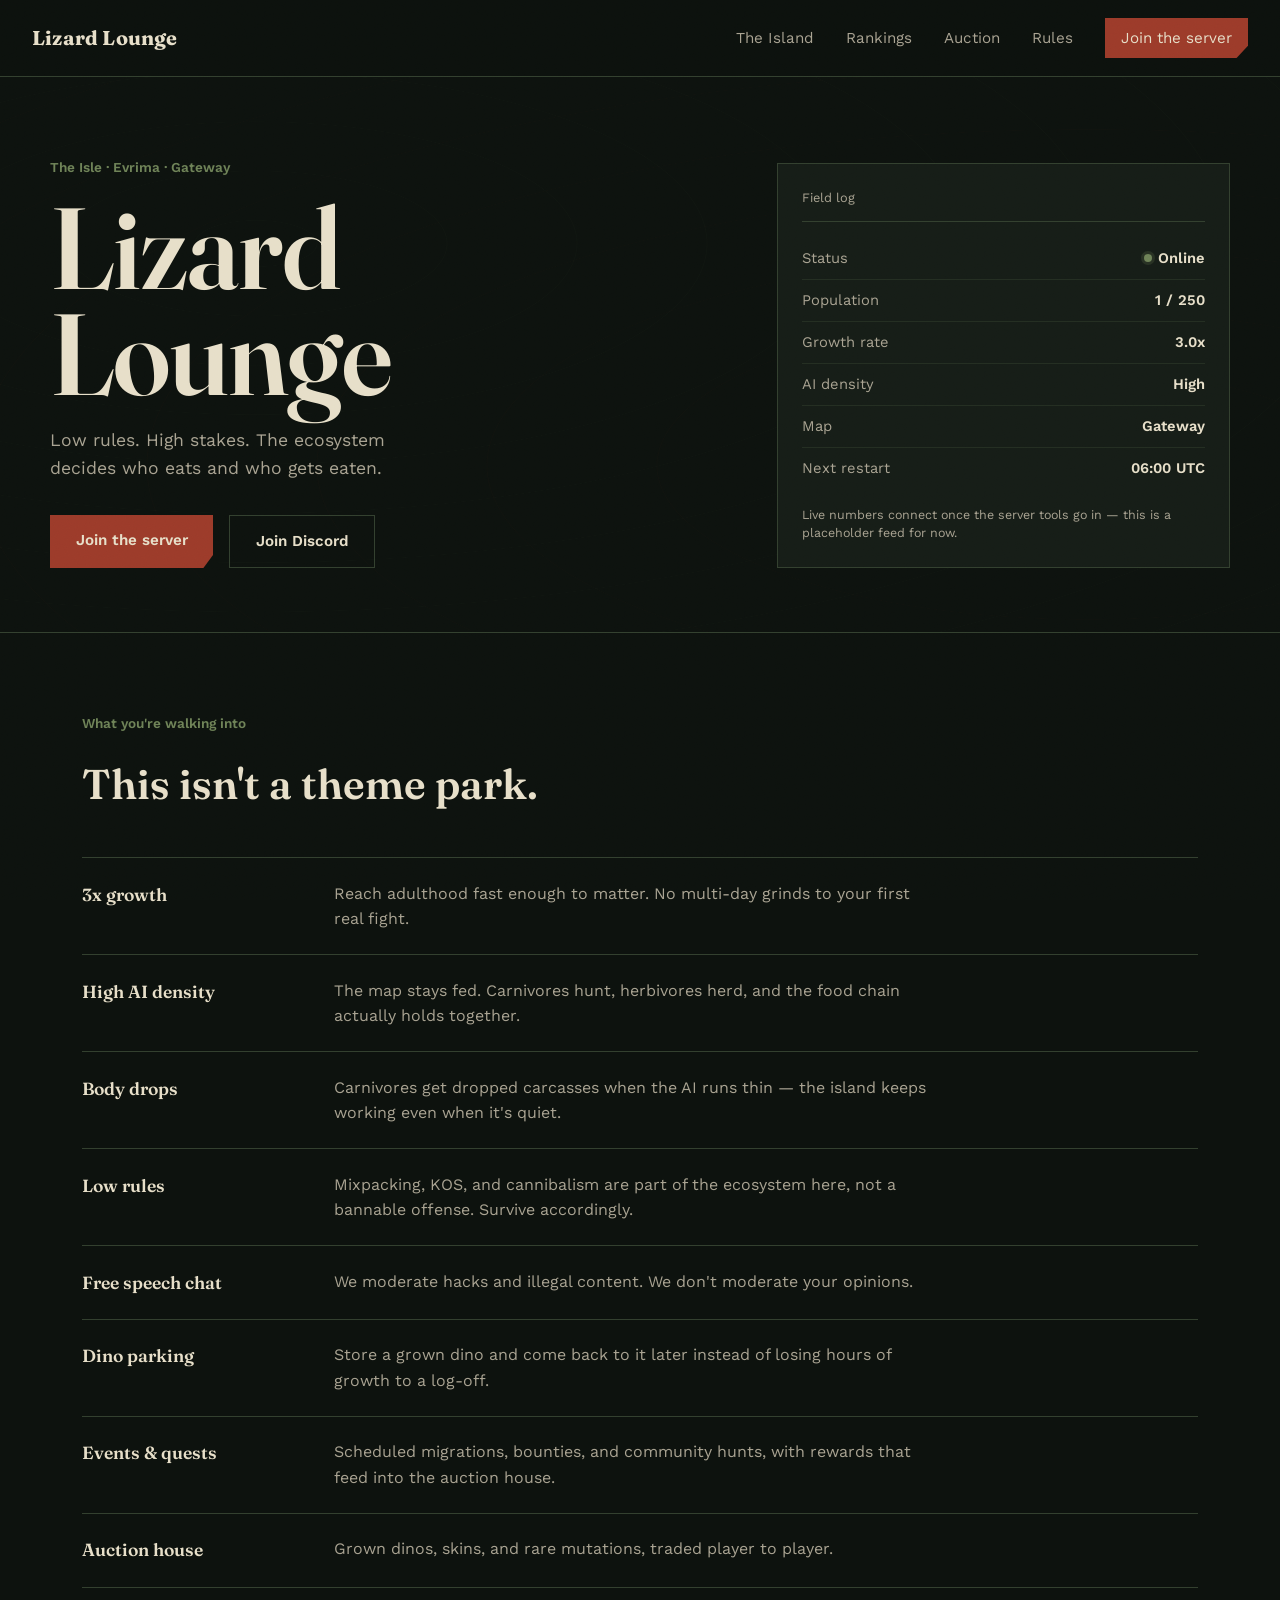
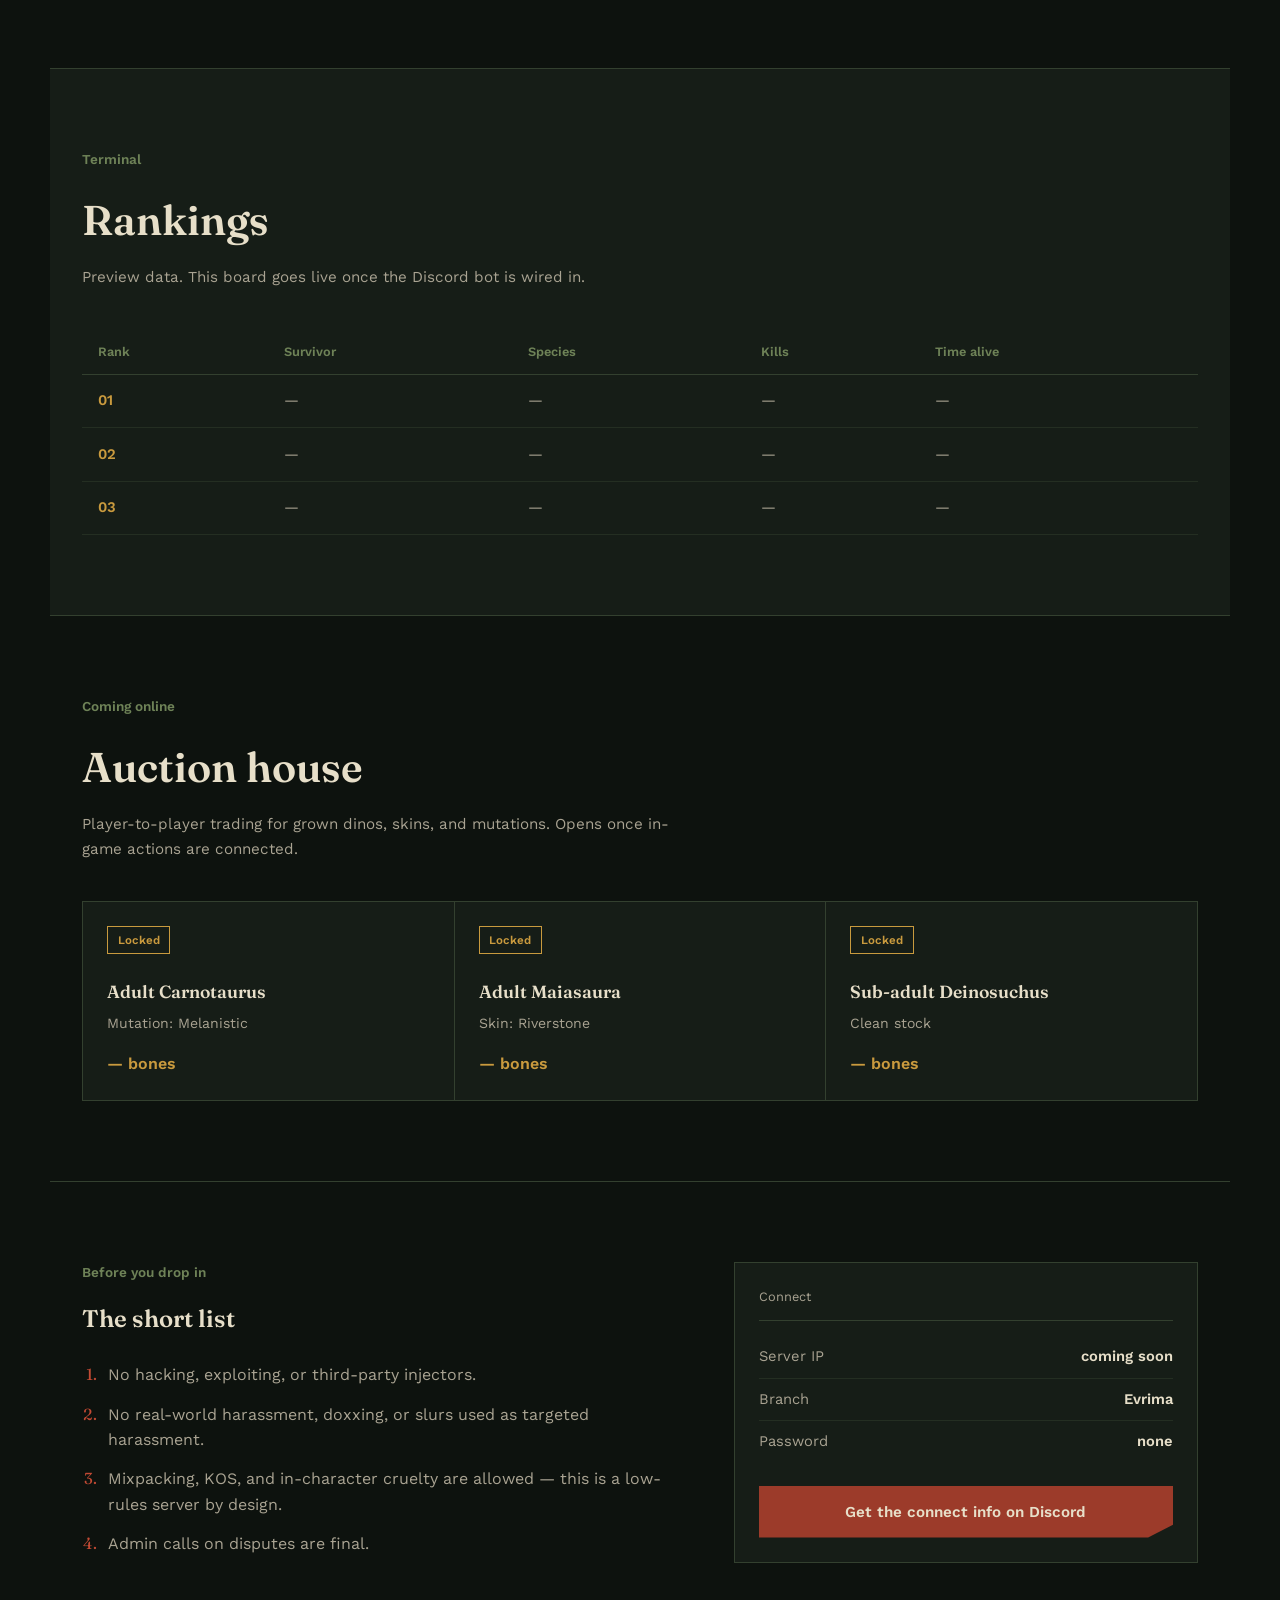
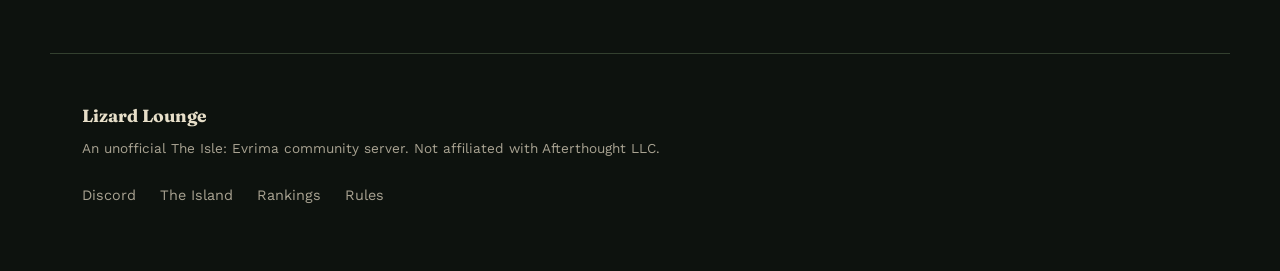
<file: index.html>
<!DOCTYPE html>
<html lang="en">
<head>
  <meta charset="UTF-8">
  <meta name="viewport" content="width=device-width, initial-scale=1.0">
  <title>The Lizard Lounge — The Isle: Evrima Server</title>
  <meta name="description" content="Lizard Lounge: a low-rules, high-AI, 3x growth Isle Evrima server. Hunt, herd, and rule the ecosystem. Free speech. Body drops. Auction house.">
  <meta name="theme-color" content="#0D120E">

  <!-- Favicon -->
  <link rel="icon" href="favicon.svg" type="image/svg+xml">
  <link rel="apple-touch-icon" href="favicon.svg">

  <!-- Open Graph / Facebook / Discord -->
  <meta property="og:type" content="website">
  <meta property="og:url" content="https://primal-island.primal-island-hosting.workers.dev/">
  <meta property="og:title" content="Lizard Lounge — The Isle: Evrima">
  <meta property="og:description" content="Low rules. 3x growth. High AI. Body drops, parking, auction house, free speech. The ecosystem decides who eats and who gets eaten.">
  <meta property="og:site_name" content="Lizard Lounge">
  <meta property="og:locale" content="en_US">
  <!-- Optional later: <meta property="og:image" content="https://primal-island.primal-island-hosting.workers.dev/assets/og-banner.png"> -->

  <!-- Twitter Card -->
  <meta name="twitter:card" content="summary">
  <meta name="twitter:title" content="Lizard Lounge — The Isle: Evrima">
  <meta name="twitter:description" content="Low rules. 3x growth. High AI. Body drops, parking, auction house, free speech.">

  <link rel="preconnect" href="https://fonts.googleapis.com">
  <link rel="preconnect" href="https://fonts.gstatic.com" crossorigin>
  <link href="https://fonts.googleapis.com/css2?family=Fraunces:opsz,wght@9..144,400;9..144,600;9..144,700;9..144,900&family=Work+Sans:wght@400;500;600;700&display=swap" rel="stylesheet">
  <link rel="stylesheet" href="styles.css">
</head>

<body>

<div class="grain"></div>

<header class="nav">
  <a href="#top" class="nav__mark">Lizard Lounge</a>
  <nav class="nav__links">
    <a href="#the-island">The Island</a>
    <a href="#rankings">Rankings</a>
    <a href="#auction">Auction</a>
    <a href="#rules">Rules</a>
    <a href="#connect" class="nav__cta">Join the server</a>
  </nav>
  <button class="nav__toggle" aria-label="Open menu" aria-expanded="false">
    <span></span><span></span><span></span>
  </button>
</header>

<main id="top">

  <!-- HERO -->
  <section class="hero">
    <div class="hero__terrain" aria-hidden="true"></div>
    <div class="hero__grid">
      <div class="hero__title-block">
        <p class="kicker">The Isle · Evrima · Gateway</p>
        <h1 class="hero__title">Lizard<br>Lounge</h1>
        <p class="hero__sub">Low rules. High stakes. The ecosystem decides who eats and who gets eaten.</p>
        <div class="hero__actions">
          <a href="#connect" class="btn btn--primary">Join the server</a>
          <a href="#discord" class="btn btn--ghost">Join Discord</a>
        </div>
      </div>

      <aside class="field-log" aria-label="Live server status">
        <p class="field-log__title">Field log</p>
        <dl class="field-log__row">
          <dt>Status</dt>
          <dd><span class="dot dot--live"></span>Online</dd>
        </dl>
        <dl class="field-log__row">
          <dt>Population</dt>
          <dd>1 / 250</dd>
        </dl>
        <dl class="field-log__row">
          <dt>Growth rate</dt>
          <dd>3.0x</dd>
        </dl>
        <dl class="field-log__row">
          <dt>AI density</dt>
          <dd>High</dd>
        </dl>
        <dl class="field-log__row">
          <dt>Map</dt>
          <dd>Gateway</dd>
        </dl>
        <dl class="field-log__row">
          <dt>Next restart</dt>
          <dd>06:00 UTC</dd>
        </dl>
        <p class="field-log__note">Live numbers connect once the server tools go in — this is a placeholder feed for now.</p>
      </aside>
    </div>
  </section>

  <!-- THE ISLAND / FEATURES -->
  <section id="the-island" class="section">
    <div class="section__head">
      <p class="kicker">What you're walking into</p>
      <h2>This isn't a theme park.</h2>
    </div>

    <ul class="ledger">
      <li class="ledger__row">
        <span class="ledger__label">3x growth</span>
        <span class="ledger__desc">Reach adulthood fast enough to matter. No multi-day grinds to your first real fight.</span>
      </li>
      <li class="ledger__row">
        <span class="ledger__label">High AI density</span>
        <span class="ledger__desc">The map stays fed. Carnivores hunt, herbivores herd, and the food chain actually holds together.</span>
      </li>
      <li class="ledger__row">
        <span class="ledger__label">Body drops</span>
        <span class="ledger__desc">Carnivores get dropped carcasses when the AI runs thin — the island keeps working even when it's quiet.</span>
      </li>
      <li class="ledger__row">
        <span class="ledger__label">Low rules</span>
        <span class="ledger__desc">Mixpacking, KOS, and cannibalism are part of the ecosystem here, not a bannable offense. Survive accordingly.</span>
      </li>
      <li class="ledger__row">
        <span class="ledger__label">Free speech chat</span>
        <span class="ledger__desc">We moderate hacks and illegal content. We don't moderate your opinions.</span>
      </li>
      <li class="ledger__row">
        <span class="ledger__label">Dino parking</span>
        <span class="ledger__desc">Store a grown dino and come back to it later instead of losing hours of growth to a log-off.</span>
      </li>
      <li class="ledger__row">
        <span class="ledger__label">Events &amp; quests</span>
        <span class="ledger__desc">Scheduled migrations, bounties, and community hunts, with rewards that feed into the auction house.</span>
      </li>
      <li class="ledger__row">
        <span class="ledger__label">Auction house</span>
        <span class="ledger__desc">Grown dinos, skins, and rare mutations, traded player to player.</span>
      </li>
    </ul>
  </section>

  <!-- RANKINGS -->
  <section id="rankings" class="section section--terminal">
    <div class="section__head">
      <p class="kicker">Terminal</p>
      <h2>Rankings</h2>
      <p class="section__note">Preview data. This board goes live once the Discord bot is wired in.</p>
    </div>

    <table class="terminal-table">
      <thead>
        <tr>
          <th>Rank</th>
          <th>Survivor</th>
          <th>Species</th>
          <th>Kills</th>
          <th>Time alive</th>
        </tr>
      </thead>
      <tbody>
        <tr>
          <td>01</td>
          <td>—</td>
          <td>—</td>
          <td>—</td>
          <td>—</td>
        </tr>
        <tr>
          <td>02</td>
          <td>—</td>
          <td>—</td>
          <td>—</td>
          <td>—</td>
        </tr>
        <tr>
          <td>03</td>
          <td>—</td>
          <td>—</td>
          <td>—</td>
          <td>—</td>
        </tr>
      </tbody>
    </table>
  </section>

  <!-- AUCTION -->
  <section id="auction" class="section">
    <div class="section__head">
      <p class="kicker">Coming online</p>
      <h2>Auction house</h2>
      <p class="section__note">Player-to-player trading for grown dinos, skins, and mutations. Opens once in-game actions are connected.</p>
    </div>

    <div class="auction-preview">
      <div class="auction-card">
        <span class="tag tag--amber">Locked</span>
        <p class="auction-card__name">Adult Carnotaurus</p>
        <p class="auction-card__meta">Mutation: Melanistic</p>
        <p class="auction-card__price">— bones</p>
      </div>
      <div class="auction-card">
        <span class="tag tag--amber">Locked</span>
        <p class="auction-card__name">Adult Maiasaura</p>
        <p class="auction-card__meta">Skin: Riverstone</p>
        <p class="auction-card__price">— bones</p>
      </div>
      <div class="auction-card">
        <span class="tag tag--amber">Locked</span>
        <p class="auction-card__name">Sub-adult Deinosuchus</p>
        <p class="auction-card__meta">Clean stock</p>
        <p class="auction-card__price">— bones</p>
      </div>
    </div>
  </section>

  <!-- RULES / CONNECT -->
  <section id="rules" class="section section--split">
    <div>
      <p class="kicker">Before you drop in</p>
      <h2>The short list</h2>
      <ol class="rules-list">
        <li>No hacking, exploiting, or third-party injectors.</li>
        <li>No real-world harassment, doxxing, or slurs used as targeted harassment.</li>
        <li>Mixpacking, KOS, and in-character cruelty are allowed — this is a low-rules server by design.</li>
        <li>Admin calls on disputes are final.</li>
      </ol>
    </div>

    <div id="connect" class="connect-panel">
      <p class="field-log__title">Connect</p>
      <dl class="field-log__row">
        <dt>Server IP</dt>
        <dd>coming soon</dd>
      </dl>
      <dl class="field-log__row">
        <dt>Branch</dt>
        <dd>Evrima</dd>
      </dl>
      <dl class="field-log__row">
        <dt>Password</dt>
        <dd>none</dd>
      </dl>
      <a href="https://discord.gg/Ff93EYrWE" class="btn btn--primary btn--block" target="_blank" rel="noopener">Get the connect info on Discord</a>
    </div>
  </section>

</main>

<footer class="footer" id="discord">
  <p class="footer__mark">Lizard Lounge</p>
  <p class="footer__sub">An unofficial The Isle: Evrima community server. Not affiliated with Afterthought LLC.</p>
  <div class="footer__links">
    <a href="https://discord.gg/Ff93EYrWE" target="_blank" rel="noopener">Discord</a>
    <a href="#the-island">The Island</a>
    <a href="#rankings">Rankings</a>
    <a href="#rules">Rules</a>
  </div>
</footer>


<script src="main.js"></script>
</body>
</html>
</file>
<file: styles.css>
/* ---------------------------------------------
   Primal Island — design tokens
--------------------------------------------- */
:root {
  --void: #0D120E;
  --surface: #161D17;
  --surface-raised: #1D2620;
  --line: #33402F;
  --bone: #E7DFC9;
  --bone-dim: #A9A392;
  --rust: #9C3B2A;
  --rust-bright: #C24A34;
  --fern: #6E8257;
  --amber: #C99A3E;

  --font-display: "Fraunces", Georgia, serif;
  --font-body: "Work Sans", -apple-system, BlinkMacSystemFont, sans-serif;

  --max-width: 1180px;
}

* { box-sizing: border-box; }

html { scroll-behavior: smooth; }

body {
  margin: 0;
  background: var(--void);
  color: var(--bone);
  font-family: var(--font-body);
  font-size: 16px;
  line-height: 1.6;
  -webkit-font-smoothing: antialiased;
}

@media (prefers-reduced-motion: reduce) {
  html { scroll-behavior: auto; }
  * { animation: none !important; transition: none !important; }
}

a { color: inherit; text-decoration: none; }

h1, h2, h3 {
  font-family: var(--font-display);
  font-weight: 600;
  margin: 0;
  color: var(--bone);
}

:focus-visible {
  outline: 2px solid var(--amber);
  outline-offset: 3px;
}

/* subtle film grain over everything — one deliberate texture, not decoration piled on decoration */
.grain {
  position: fixed;
  inset: 0;
  pointer-events: none;
  z-index: 50;
  opacity: 0.05;
  mix-blend-mode: overlay;
  background-image: url("data:image/svg+xml,%3Csvg xmlns='http://www.w3.org/2000/svg' width='120' height='120'%3E%3Cfilter id='n'%3E%3CfeTurbulence type='fractalNoise' baseFrequency='0.9' numOctaves='2' stitchTiles='stitch'/%3E%3C/filter%3E%3Crect width='100%25' height='100%25' filter='url(%23n)'/%3E%3C/svg%3E");
}

/* ---------------------------------------------
   Nav
--------------------------------------------- */
.nav {
  position: sticky;
  top: 0;
  z-index: 40;
  display: flex;
  align-items: center;
  justify-content: space-between;
  padding: 1.1rem 2rem;
  background: rgba(13, 18, 14, 0.88);
  backdrop-filter: blur(6px);
  border-bottom: 1px solid var(--line);
}

.nav__mark {
  font-family: var(--font-display);
  font-weight: 700;
  font-size: 1.25rem;
  letter-spacing: 0.01em;
}

.nav__links {
  display: flex;
  align-items: center;
  gap: 2rem;
  font-size: 0.95rem;
}

.nav__links a { color: var(--bone-dim); transition: color 0.15s ease; }
.nav__links a:hover { color: var(--bone); }

.nav__cta {
  color: var(--bone) !important;
  background: var(--rust);
  padding: 0.5rem 1rem;
  clip-path: polygon(0 0, 100% 0, 100% 70%, 92% 100%, 0 100%);
}
.nav__cta:hover { background: var(--rust-bright); }

.nav__toggle {
  display: none;
  flex-direction: column;
  gap: 5px;
  background: none;
  border: none;
  cursor: pointer;
  padding: 0.5rem;
}
.nav__toggle span {
  width: 22px;
  height: 2px;
  background: var(--bone);
}

/* ---------------------------------------------
   Hero
--------------------------------------------- */
.hero {
  position: relative;
  padding: 5rem 2rem 4rem;
  overflow: hidden;
  border-bottom: 1px solid var(--line);
}

.hero__terrain {
  position: absolute;
  inset: 0;
  z-index: 0;
  opacity: 0.5;
  background-image:
    repeating-radial-gradient(ellipse at 20% 30%, transparent 0, transparent 60px, rgba(110,130,87,0.06) 61px, transparent 62px, transparent 130px),
    repeating-radial-gradient(ellipse at 85% 70%, transparent 0, transparent 90px, rgba(156,59,42,0.05) 91px, transparent 92px, transparent 170px);
}

.hero__grid {
  position: relative;
  z-index: 1;
  max-width: var(--max-width);
  margin: 0 auto;
  display: grid;
  grid-template-columns: 1.5fr 1fr;
  gap: 3rem;
  align-items: end;
}

.kicker {
  font-family: var(--font-body);
  font-size: 0.85rem;
  color: var(--fern);
  margin: 0 0 1rem;
  font-weight: 600;
}

.hero__title {
  font-size: clamp(3.5rem, 9vw, 7.5rem);
  line-height: 0.92;
  letter-spacing: -0.01em;
  margin: 0 0 1.25rem;
}

.hero__sub {
  max-width: 34ch;
  color: var(--bone-dim);
  font-size: 1.1rem;
  margin: 0 0 2rem;
}

.hero__actions { display: flex; gap: 1rem; flex-wrap: wrap; }

.btn {
  display: inline-block;
  padding: 0.85rem 1.6rem;
  font-family: var(--font-body);
  font-weight: 600;
  font-size: 0.95rem;
  clip-path: polygon(0 0, 100% 0, 100% 75%, 94% 100%, 0 100%);
  transition: background 0.15s ease, color 0.15s ease;
}
.btn--primary { background: var(--rust); color: var(--bone); }
.btn--primary:hover { background: var(--rust-bright); }
.btn--ghost { background: transparent; color: var(--bone); border: 1px solid var(--line); clip-path: none; }
.btn--ghost:hover { border-color: var(--bone-dim); }
.btn--block { display: block; text-align: center; width: 100%; margin-top: 1.5rem; }

/* Field log / HUD panel */
.field-log {
  background: var(--surface);
  border: 1px solid var(--line);
  padding: 1.5rem;
}

.field-log__title {
  font-family: var(--font-body);
  font-size: 0.8rem;
  color: var(--bone-dim);
  margin: 0 0 1rem;
  padding-bottom: 0.75rem;
  border-bottom: 1px solid var(--line);
}

.field-log__row {
  display: flex;
  justify-content: space-between;
  align-items: center;
  margin: 0;
  padding: 0.55rem 0;
  border-bottom: 1px solid rgba(51, 64, 47, 0.5);
  font-size: 0.92rem;
}
.field-log__row:last-of-type { border-bottom: none; }
.field-log__row dt { color: var(--bone-dim); font-weight: 400; }
.field-log__row dd { margin: 0; font-weight: 600; display: flex; align-items: center; gap: 0.4rem; }

.field-log__note {
  font-size: 0.78rem;
  color: var(--bone-dim);
  margin: 1rem 0 0;
  line-height: 1.5;
}

.dot {
  width: 8px;
  height: 8px;
  border-radius: 50%;
  display: inline-block;
}
.dot--live { background: var(--fern); box-shadow: 0 0 0 3px rgba(110,130,87,0.2); }

/* ---------------------------------------------
   Sections (shared)
--------------------------------------------- */
.section {
  max-width: var(--max-width);
  margin: 0 auto;
  padding: 5rem 2rem;
  border-bottom: 1px solid var(--line);
}

.section__head { margin-bottom: 2.5rem; max-width: 60ch; }
.section__head h2 { font-size: clamp(1.9rem, 4vw, 2.6rem); }
.section__note { color: var(--bone-dim); margin-top: 0.75rem; font-size: 0.95rem; }

/* Ledger list — deliberately not a card grid */
.ledger { list-style: none; margin: 0; padding: 0; border-top: 1px solid var(--line); }

.ledger__row {
  display: grid;
  grid-template-columns: 220px 1fr;
  gap: 2rem;
  padding: 1.4rem 0;
  border-bottom: 1px solid var(--line);
}

.ledger__label {
  font-family: var(--font-display);
  font-weight: 600;
  font-size: 1.1rem;
}

.ledger__desc { color: var(--bone-dim); max-width: 60ch; }

/* Terminal / rankings table */
.section--terminal { background: var(--surface); border-bottom: 1px solid var(--line); }

.terminal-table {
  width: 100%;
  border-collapse: collapse;
  font-family: var(--font-body);
  font-size: 0.92rem;
}

.terminal-table th {
  text-align: left;
  color: var(--fern);
  font-weight: 600;
  padding: 0.75rem 1rem;
  border-bottom: 1px solid var(--line);
  font-size: 0.8rem;
}

.terminal-table td {
  padding: 0.9rem 1rem;
  border-bottom: 1px solid rgba(51, 64, 47, 0.5);
  color: var(--bone-dim);
}

.terminal-table tr td:first-child { color: var(--amber); font-weight: 600; }

/* Auction preview */
.auction-preview {
  display: grid;
  grid-template-columns: repeat(auto-fit, minmax(220px, 1fr));
  gap: 1px;
  background: var(--line);
  border: 1px solid var(--line);
}

.auction-card {
  background: var(--surface);
  padding: 1.5rem;
  position: relative;
}

.auction-card__name {
  font-family: var(--font-display);
  font-weight: 600;
  font-size: 1.1rem;
  margin: 1.5rem 0 0.35rem;
}

.auction-card__meta { color: var(--bone-dim); font-size: 0.88rem; margin: 0 0 1rem; }
.auction-card__price { font-weight: 600; color: var(--amber); margin: 0; }

.tag {
  display: inline-block;
  font-size: 0.72rem;
  font-weight: 600;
  padding: 0.25rem 0.6rem;
  border: 1px solid var(--amber);
  color: var(--amber);
}

/* Rules + connect split */
.section--split {
  display: grid;
  grid-template-columns: 1.3fr 1fr;
  gap: 3rem;
  align-items: start;
}

.rules-list {
  padding-left: 1.2rem;
  color: var(--bone-dim);
  margin-top: 1.5rem;
}
.rules-list li { margin-bottom: 0.85rem; padding-left: 0.4rem; }
.rules-list li::marker { color: var(--rust-bright); font-family: var(--font-display); }

.connect-panel {
  background: var(--surface);
  border: 1px solid var(--line);
  padding: 1.5rem;
}

/* ---------------------------------------------
   Footer
--------------------------------------------- */
.footer {
  max-width: var(--max-width);
  margin: 0 auto;
  padding: 3rem 2rem 4rem;
  display: flex;
  flex-direction: column;
  gap: 0.5rem;
}

.footer__mark { font-family: var(--font-display); font-weight: 700; font-size: 1.1rem; margin: 0; }
.footer__sub { color: var(--bone-dim); font-size: 0.85rem; margin: 0 0 1rem; }
.footer__links { display: flex; gap: 1.5rem; }
.footer__links a { color: var(--bone-dim); font-size: 0.9rem; }
.footer__links a:hover { color: var(--bone); }

/* ---------------------------------------------
   Responsive
--------------------------------------------- */
@media (max-width: 860px) {
  .nav__links { display: none; }
  .nav__links--open {
    display: flex;
    flex-direction: column;
    position: absolute;
    top: 100%;
    left: 0;
    right: 0;
    background: var(--void);
    border-bottom: 1px solid var(--line);
    padding: 1.5rem 2rem;
    gap: 1.2rem;
  }
  .nav__toggle { display: flex; }
  .hero__grid { grid-template-columns: 1fr; }
  .ledger__row { grid-template-columns: 1fr; gap: 0.4rem; }
  .section--split { grid-template-columns: 1fr; }
  .section { padding: 3.5rem 1.5rem; }
  .hero { padding: 3.5rem 1.5rem 3rem; }
}
</file>
